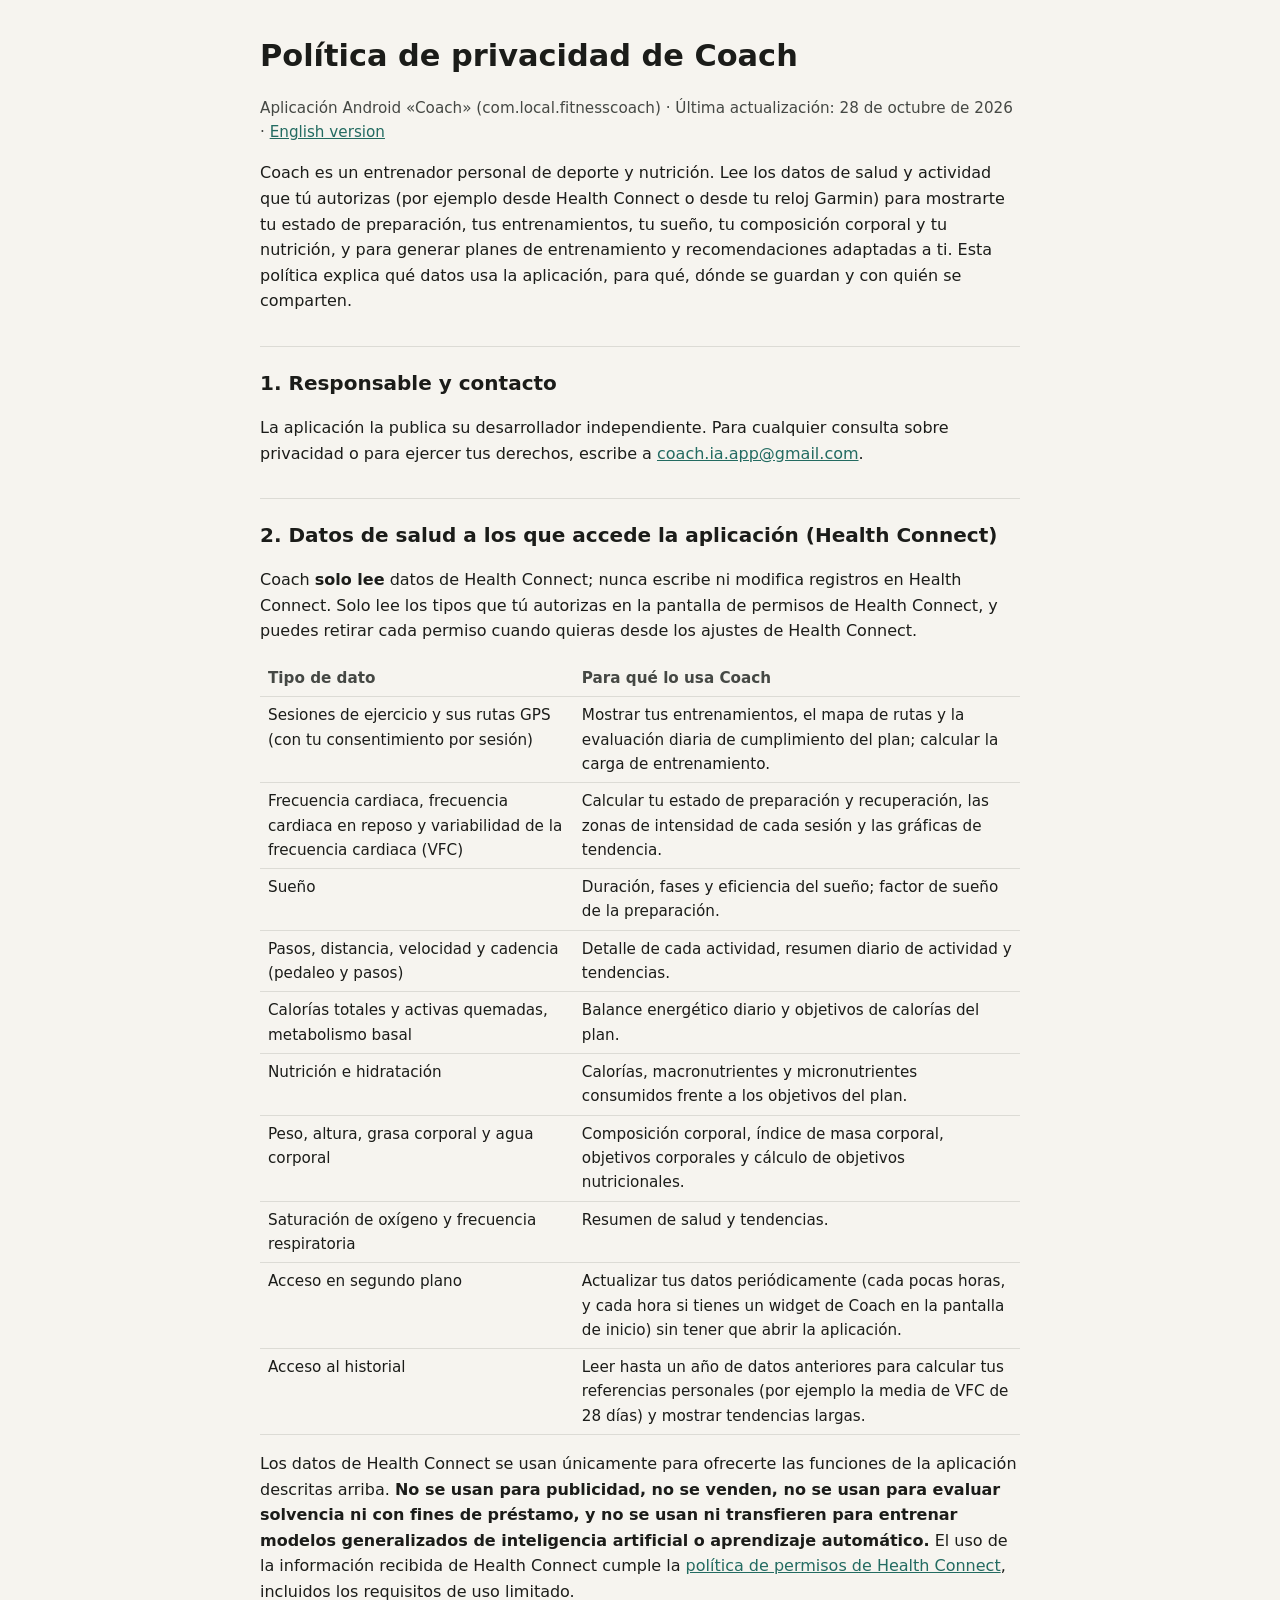
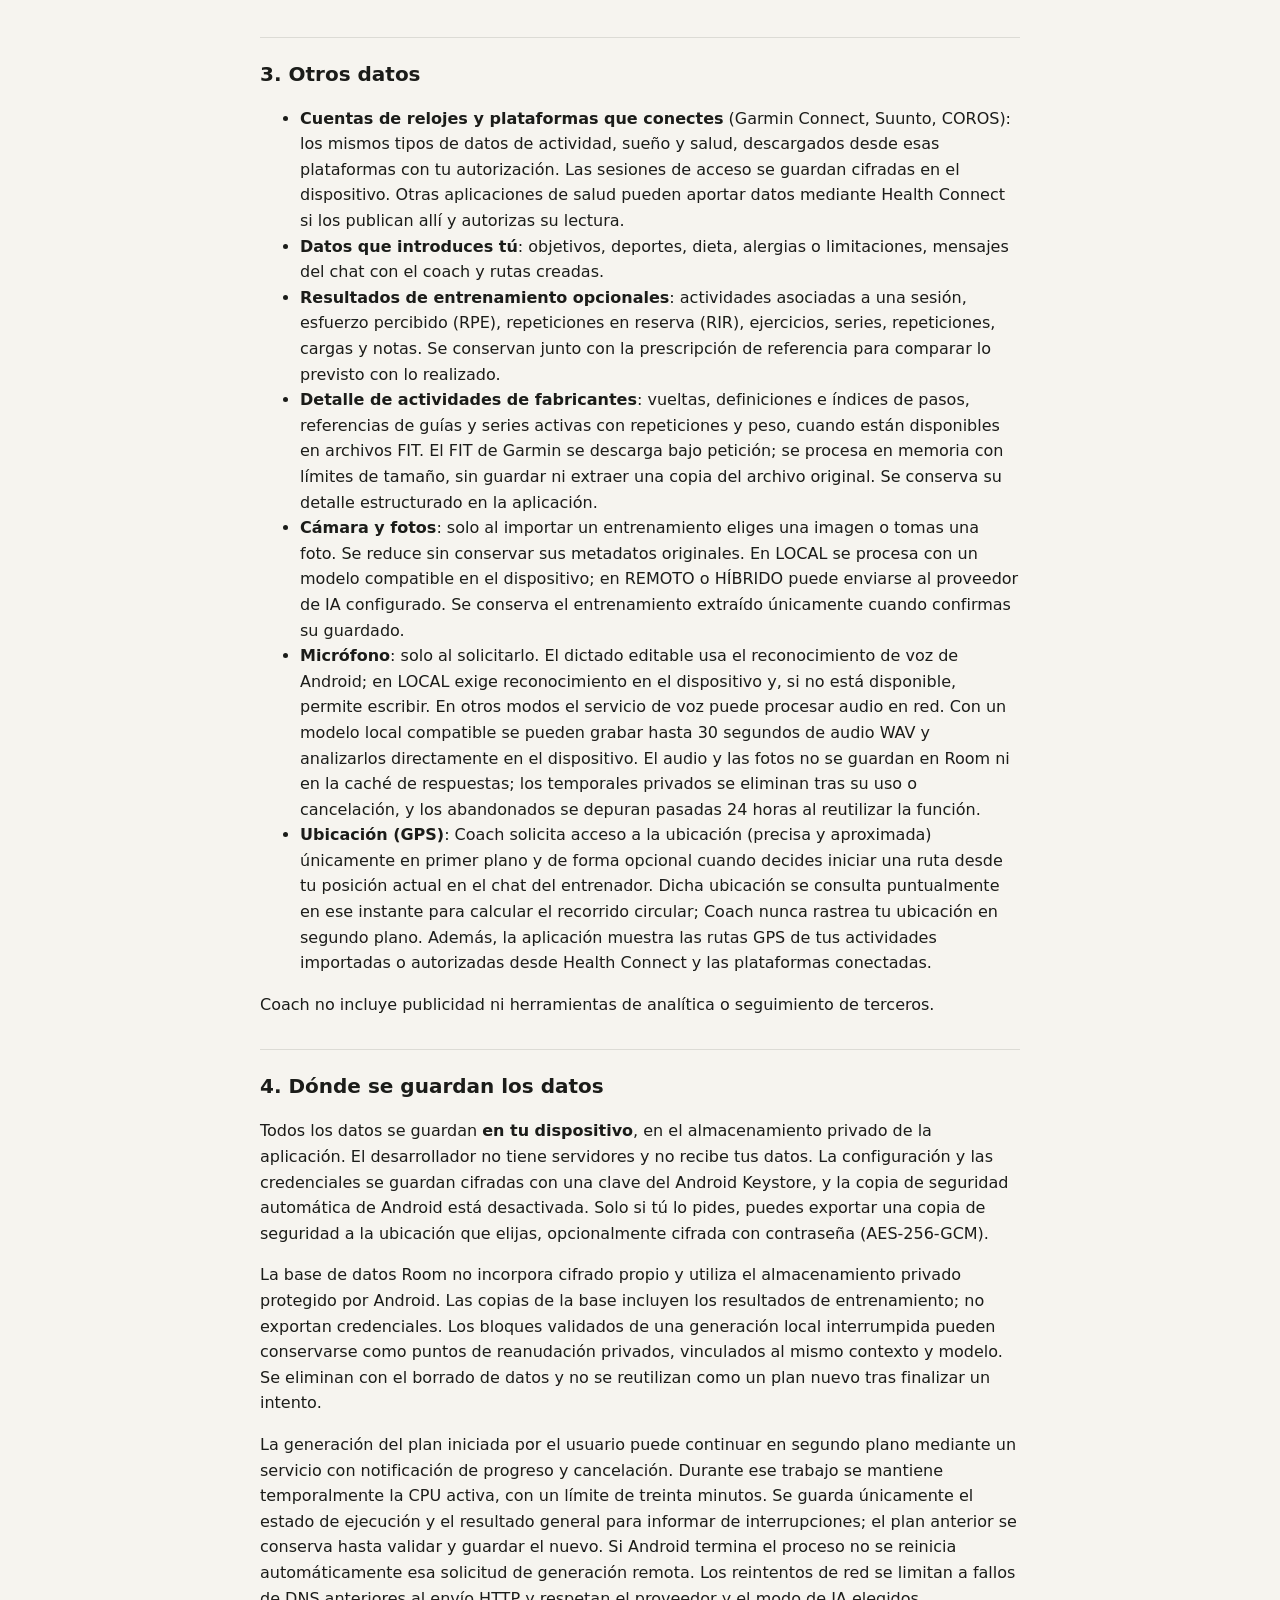
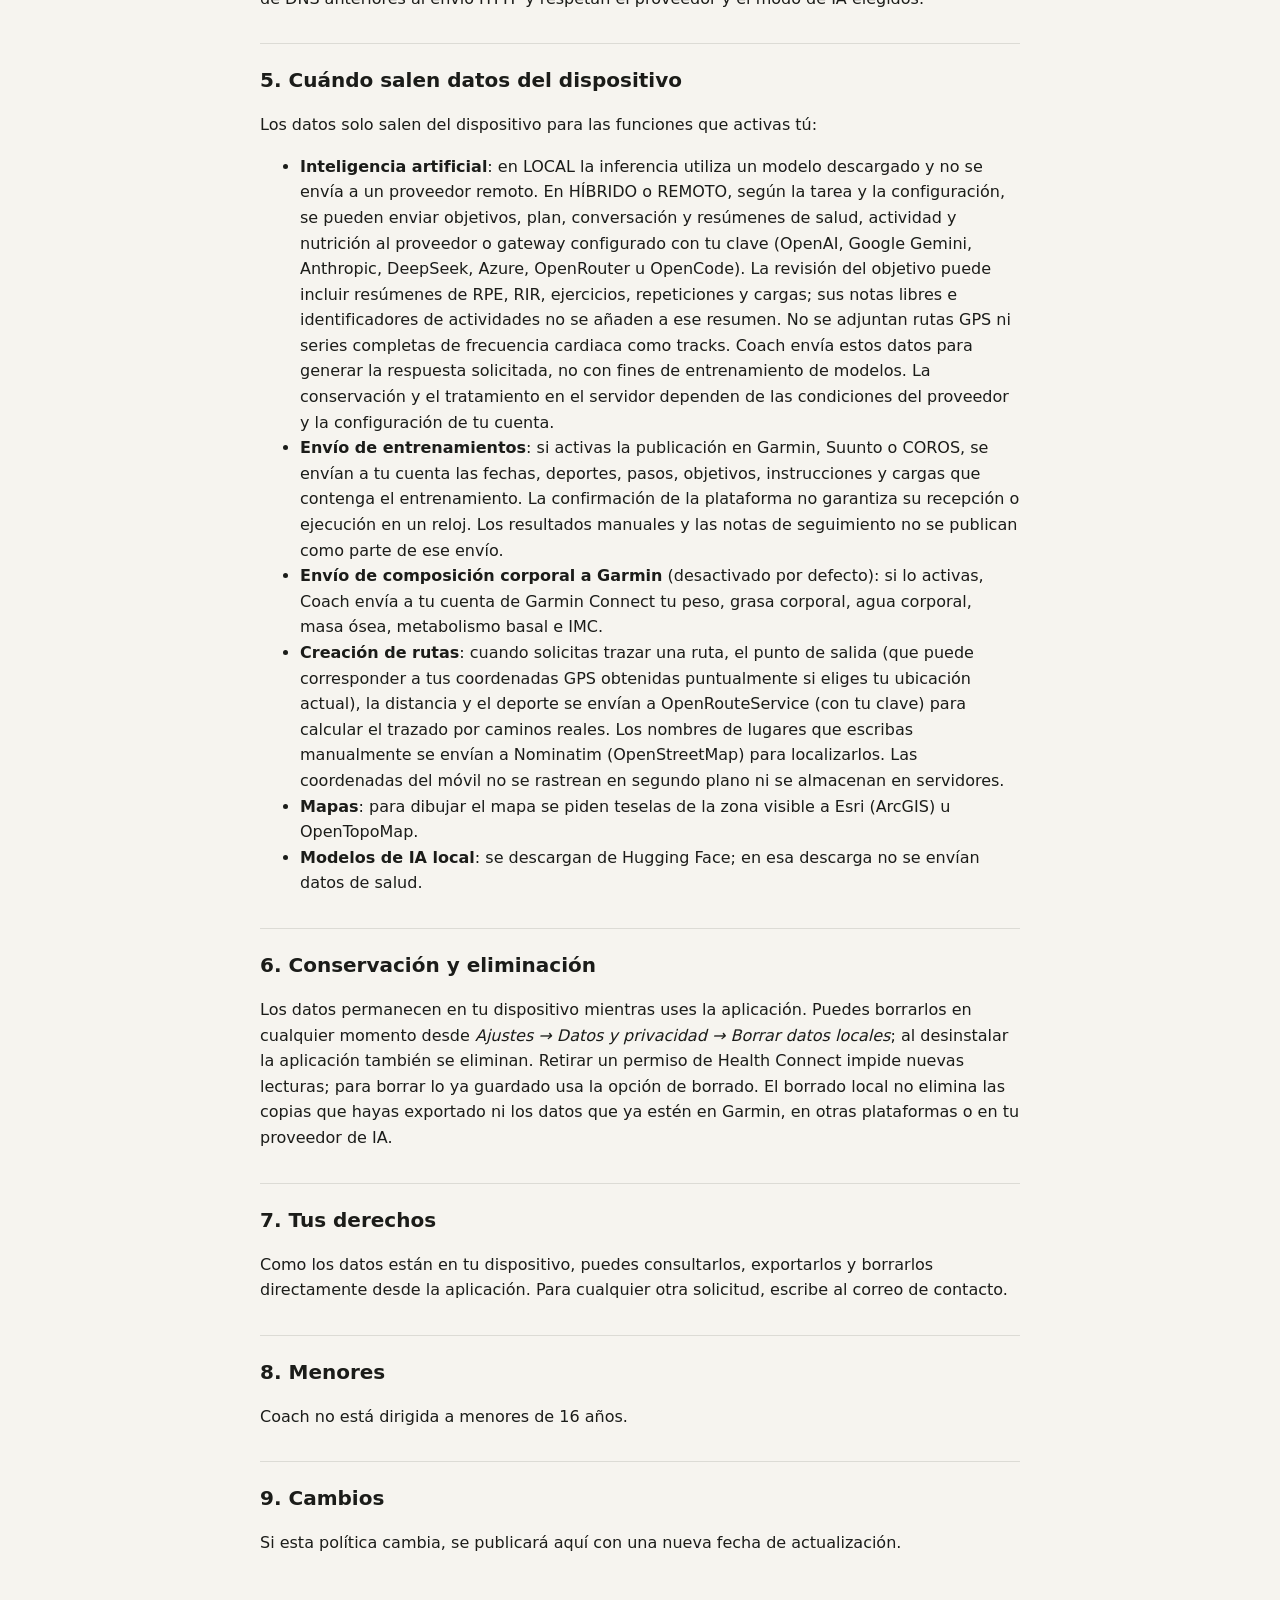
<file: index.html>
<!doctype html>
<html lang="es">
<head>
<meta charset="utf-8">
<meta name="viewport" content="width=device-width, initial-scale=1">
<title>Coach · Política de privacidad</title>
<link rel="stylesheet" href="style.css">
</head>
<body>
<main>
<h1>Política de privacidad de Coach</h1>
<p class="meta">Aplicación Android «Coach» (com.local.fitnesscoach) · Última actualización: 28 de octubre de 2026 · <a href="en.html">English version</a></p>

<p>Coach es un entrenador personal de deporte y nutrición. Lee los datos de salud y actividad que tú autorizas (por ejemplo desde Health Connect o desde tu reloj Garmin) para mostrarte tu estado de preparación, tus entrenamientos, tu sueño, tu composición corporal y tu nutrición, y para generar planes de entrenamiento y recomendaciones adaptadas a ti. Esta política explica qué datos usa la aplicación, para qué, dónde se guardan y con quién se comparten.</p>

<h2>1. Responsable y contacto</h2>
<p>La aplicación la publica su desarrollador independiente. Para cualquier consulta sobre privacidad o para ejercer tus derechos, escribe a <a href="mailto:coach.ia.app@gmail.com">coach.ia.app@gmail.com</a>.</p>

<h2>2. Datos de salud a los que accede la aplicación (Health Connect)</h2>
<p>Coach <strong>solo lee</strong> datos de Health Connect; nunca escribe ni modifica registros en Health Connect. Solo lee los tipos que tú autorizas en la pantalla de permisos de Health Connect, y puedes retirar cada permiso cuando quieras desde los ajustes de Health Connect.</p>
<table>
<tr><th>Tipo de dato</th><th>Para qué lo usa Coach</th></tr>
<tr><td>Sesiones de ejercicio y sus rutas GPS (con tu consentimiento por sesión)</td><td>Mostrar tus entrenamientos, el mapa de rutas y la evaluación diaria de cumplimiento del plan; calcular la carga de entrenamiento.</td></tr>
<tr><td>Frecuencia cardiaca, frecuencia cardiaca en reposo y variabilidad de la frecuencia cardiaca (VFC)</td><td>Calcular tu estado de preparación y recuperación, las zonas de intensidad de cada sesión y las gráficas de tendencia.</td></tr>
<tr><td>Sueño</td><td>Duración, fases y eficiencia del sueño; factor de sueño de la preparación.</td></tr>
<tr><td>Pasos, distancia, velocidad y cadencia (pedaleo y pasos)</td><td>Detalle de cada actividad, resumen diario de actividad y tendencias.</td></tr>
<tr><td>Calorías totales y activas quemadas, metabolismo basal</td><td>Balance energético diario y objetivos de calorías del plan.</td></tr>
<tr><td>Nutrición e hidratación</td><td>Calorías, macronutrientes y micronutrientes consumidos frente a los objetivos del plan.</td></tr>
<tr><td>Peso, altura, grasa corporal y agua corporal</td><td>Composición corporal, índice de masa corporal, objetivos corporales y cálculo de objetivos nutricionales.</td></tr>
<tr><td>Saturación de oxígeno y frecuencia respiratoria</td><td>Resumen de salud y tendencias.</td></tr>
<tr><td>Acceso en segundo plano</td><td>Actualizar tus datos periódicamente (cada pocas horas, y cada hora si tienes un widget de Coach en la pantalla de inicio) sin tener que abrir la aplicación.</td></tr>
<tr><td>Acceso al historial</td><td>Leer hasta un año de datos anteriores para calcular tus referencias personales (por ejemplo la media de VFC de 28 días) y mostrar tendencias largas.</td></tr>
</table>
<p>Los datos de Health Connect se usan únicamente para ofrecerte las funciones de la aplicación descritas arriba. <strong>No se usan para publicidad, no se venden, no se usan para evaluar solvencia ni con fines de préstamo, y no se usan ni transfieren para entrenar modelos generalizados de inteligencia artificial o aprendizaje automático.</strong> El uso de la información recibida de Health Connect cumple la <a href="https://support.google.com/googleplay/android-developer/answer/12991134">política de permisos de Health Connect</a>, incluidos los requisitos de uso limitado.</p>

<h2>3. Otros datos</h2>
<ul>
<li><strong>Cuentas de relojes y plataformas que conectes</strong> (Garmin Connect, Suunto, COROS): los mismos tipos de datos de actividad, sueño y salud, descargados desde esas plataformas con tu autorización. Las sesiones de acceso se guardan cifradas en el dispositivo. Otras aplicaciones de salud pueden aportar datos mediante Health Connect si los publican allí y autorizas su lectura.</li>
<li><strong>Datos que introduces tú</strong>: objetivos, deportes, dieta, alergias o limitaciones, mensajes del chat con el coach y rutas creadas.</li>
<li><strong>Resultados de entrenamiento opcionales</strong>: actividades asociadas a una sesión, esfuerzo percibido (RPE), repeticiones en reserva (RIR), ejercicios, series, repeticiones, cargas y notas. Se conservan junto con la prescripción de referencia para comparar lo previsto con lo realizado.</li>
<li><strong>Detalle de actividades de fabricantes</strong>: vueltas, definiciones e índices de pasos, referencias de guías y series activas con repeticiones y peso, cuando están disponibles en archivos FIT. El FIT de Garmin se descarga bajo petición; se procesa en memoria con límites de tamaño, sin guardar ni extraer una copia del archivo original. Se conserva su detalle estructurado en la aplicación.</li>
<li><strong>Cámara y fotos</strong>: solo al importar un entrenamiento eliges una imagen o tomas una foto. Se reduce sin conservar sus metadatos originales. En LOCAL se procesa con un modelo compatible en el dispositivo; en REMOTO o HÍBRIDO puede enviarse al proveedor de IA configurado. Se conserva el entrenamiento extraído únicamente cuando confirmas su guardado.</li>
<li><strong>Micrófono</strong>: solo al solicitarlo. El dictado editable usa el reconocimiento de voz de Android; en LOCAL exige reconocimiento en el dispositivo y, si no está disponible, permite escribir. En otros modos el servicio de voz puede procesar audio en red. Con un modelo local compatible se pueden grabar hasta 30 segundos de audio WAV y analizarlos directamente en el dispositivo. El audio y las fotos no se guardan en Room ni en la caché de respuestas; los temporales privados se eliminan tras su uso o cancelación, y los abandonados se depuran pasadas 24 horas al reutilizar la función.</li>
<li><strong>Ubicación (GPS)</strong>: Coach solicita acceso a la ubicación (precisa y aproximada) únicamente en primer plano y de forma opcional cuando decides iniciar una ruta desde tu posición actual en el chat del entrenador. Dicha ubicación se consulta puntualmente en ese instante para calcular el recorrido circular; Coach nunca rastrea tu ubicación en segundo plano. Además, la aplicación muestra las rutas GPS de tus actividades importadas o autorizadas desde Health Connect y las plataformas conectadas.</li>
</ul>
<p>Coach no incluye publicidad ni herramientas de analítica o seguimiento de terceros.</p>

<h2>4. Dónde se guardan los datos</h2>
<p>Todos los datos se guardan <strong>en tu dispositivo</strong>, en el almacenamiento privado de la aplicación. El desarrollador no tiene servidores y no recibe tus datos. La configuración y las credenciales se guardan cifradas con una clave del Android Keystore, y la copia de seguridad automática de Android está desactivada. Solo si tú lo pides, puedes exportar una copia de seguridad a la ubicación que elijas, opcionalmente cifrada con contraseña (AES-256-GCM).</p>
<p>La base de datos Room no incorpora cifrado propio y utiliza el almacenamiento privado protegido por Android. Las copias de la base incluyen los resultados de entrenamiento; no exportan credenciales. Los bloques validados de una generación local interrumpida pueden conservarse como puntos de reanudación privados, vinculados al mismo contexto y modelo. Se eliminan con el borrado de datos y no se reutilizan como un plan nuevo tras finalizar un intento.</p>
<p>La generación del plan iniciada por el usuario puede continuar en segundo plano mediante un servicio con notificación de progreso y cancelación. Durante ese trabajo se mantiene temporalmente la CPU activa, con un límite de treinta minutos. Se guarda únicamente el estado de ejecución y el resultado general para informar de interrupciones; el plan anterior se conserva hasta validar y guardar el nuevo. Si Android termina el proceso no se reinicia automáticamente esa solicitud de generación remota. Los reintentos de red se limitan a fallos de DNS anteriores al envío HTTP y respetan el proveedor y el modo de IA elegidos.</p>

<h2>5. Cuándo salen datos del dispositivo</h2>
<p>Los datos solo salen del dispositivo para las funciones que activas tú:</p>
<ul>
<li><strong>Inteligencia artificial</strong>: en LOCAL la inferencia utiliza un modelo descargado y no se envía a un proveedor remoto. En HÍBRIDO o REMOTO, según la tarea y la configuración, se pueden enviar objetivos, plan, conversación y resúmenes de salud, actividad y nutrición al proveedor o gateway configurado con tu clave (OpenAI, Google Gemini, Anthropic, DeepSeek, Azure, OpenRouter u OpenCode). La revisión del objetivo puede incluir resúmenes de RPE, RIR, ejercicios, repeticiones y cargas; sus notas libres e identificadores de actividades no se añaden a ese resumen. No se adjuntan rutas GPS ni series completas de frecuencia cardiaca como tracks. Coach envía estos datos para generar la respuesta solicitada, no con fines de entrenamiento de modelos. La conservación y el tratamiento en el servidor dependen de las condiciones del proveedor y la configuración de tu cuenta.</li>
<li><strong>Envío de entrenamientos</strong>: si activas la publicación en Garmin, Suunto o COROS, se envían a tu cuenta las fechas, deportes, pasos, objetivos, instrucciones y cargas que contenga el entrenamiento. La confirmación de la plataforma no garantiza su recepción o ejecución en un reloj. Los resultados manuales y las notas de seguimiento no se publican como parte de ese envío.</li>
<li><strong>Envío de composición corporal a Garmin</strong> (desactivado por defecto): si lo activas, Coach envía a tu cuenta de Garmin Connect tu peso, grasa corporal, agua corporal, masa ósea, metabolismo basal e IMC.</li>
<li><strong>Creación de rutas</strong>: cuando solicitas trazar una ruta, el punto de salida (que puede corresponder a tus coordenadas GPS obtenidas puntualmente si eliges tu ubicación actual), la distancia y el deporte se envían a OpenRouteService (con tu clave) para calcular el trazado por caminos reales. Los nombres de lugares que escribas manualmente se envían a Nominatim (OpenStreetMap) para localizarlos. Las coordenadas del móvil no se rastrean en segundo plano ni se almacenan en servidores.</li>
<li><strong>Mapas</strong>: para dibujar el mapa se piden teselas de la zona visible a Esri (ArcGIS) u OpenTopoMap.</li>
<li><strong>Modelos de IA local</strong>: se descargan de Hugging Face; en esa descarga no se envían datos de salud.</li>
</ul>

<h2>6. Conservación y eliminación</h2>
<p>Los datos permanecen en tu dispositivo mientras uses la aplicación. Puedes borrarlos en cualquier momento desde <em>Ajustes → Datos y privacidad → Borrar datos locales</em>; al desinstalar la aplicación también se eliminan. Retirar un permiso de Health Connect impide nuevas lecturas; para borrar lo ya guardado usa la opción de borrado. El borrado local no elimina las copias que hayas exportado ni los datos que ya estén en Garmin, en otras plataformas o en tu proveedor de IA.</p>

<h2>7. Tus derechos</h2>
<p>Como los datos están en tu dispositivo, puedes consultarlos, exportarlos y borrarlos directamente desde la aplicación. Para cualquier otra solicitud, escribe al correo de contacto.</p>

<h2>8. Menores</h2>
<p>Coach no está dirigida a menores de 16 años.</p>

<h2>9. Cambios</h2>
<p>Si esta política cambia, se publicará aquí con una nueva fecha de actualización.</p>
</main>
</body>
</html>
</file>
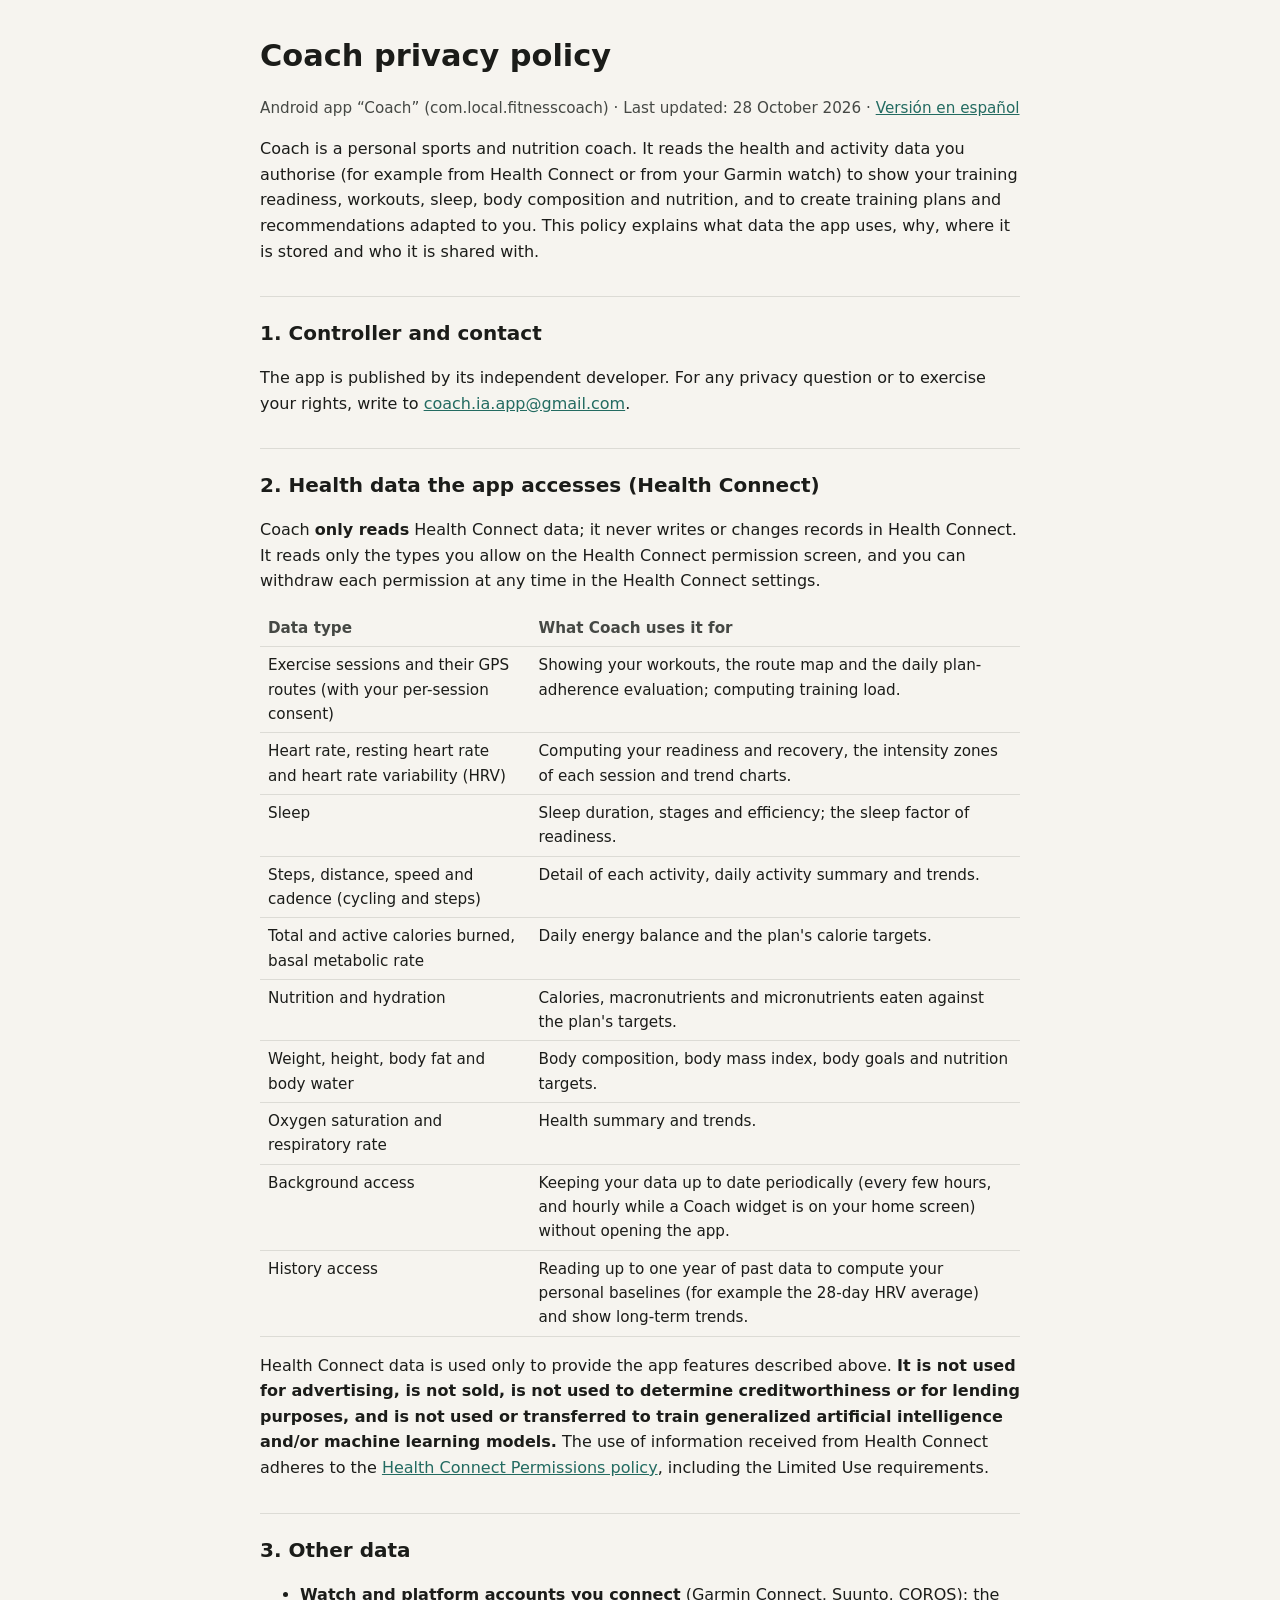
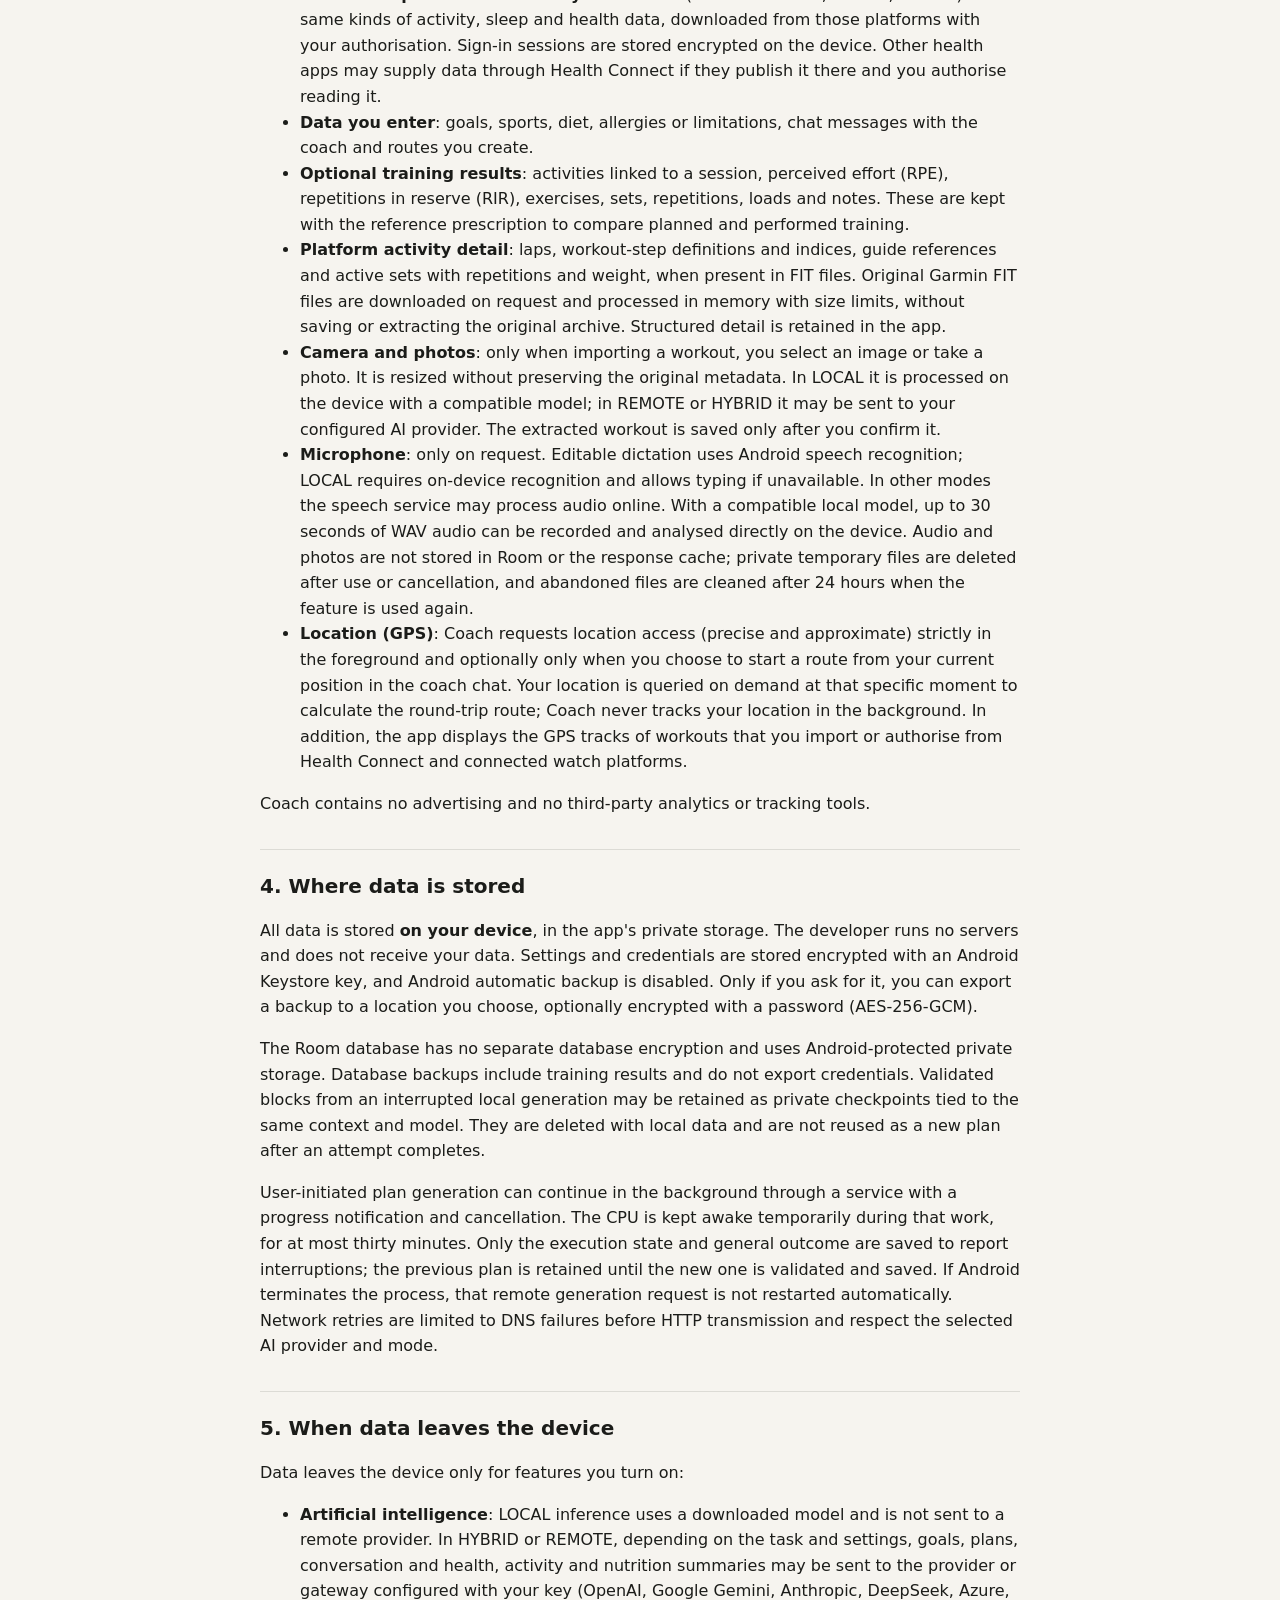
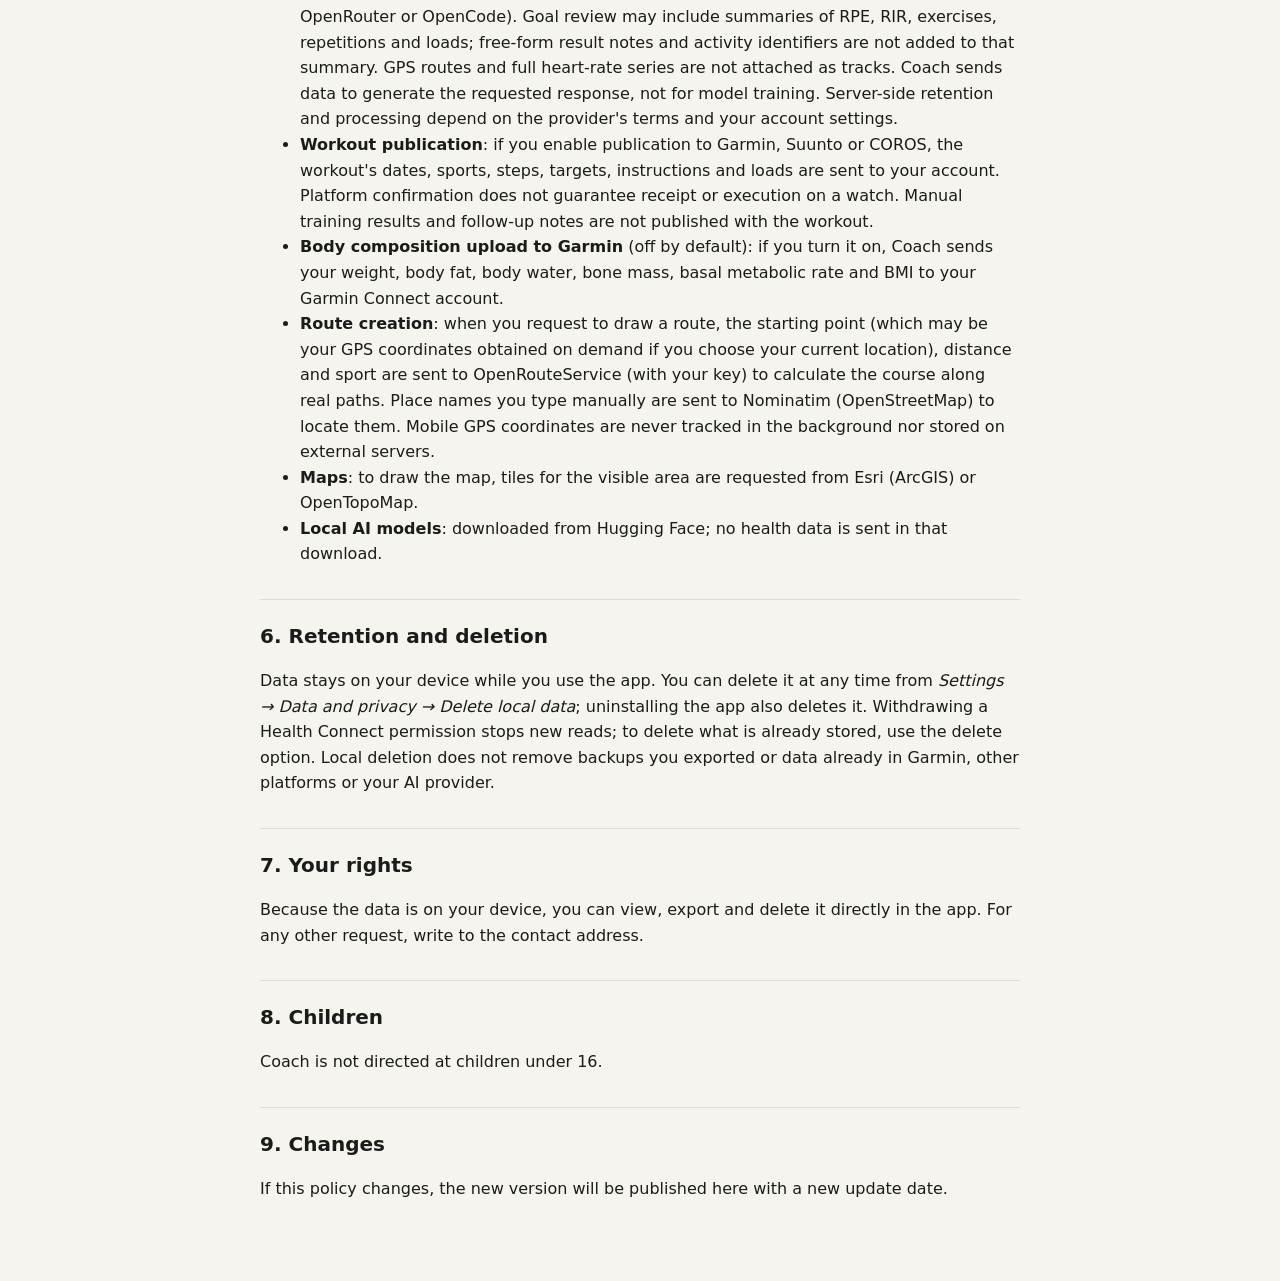
<file: en.html>
<!doctype html>
<html lang="en">
<head>
<meta charset="utf-8">
<meta name="viewport" content="width=device-width, initial-scale=1">
<title>Coach · Privacy policy</title>
<link rel="stylesheet" href="style.css">
</head>
<body>
<main>
<h1>Coach privacy policy</h1>
<p class="meta">Android app “Coach” (com.local.fitnesscoach) · Last updated: 28 October 2026 · <a href="index.html">Versión en español</a></p>

<p>Coach is a personal sports and nutrition coach. It reads the health and activity data you authorise (for example from Health Connect or from your Garmin watch) to show your training readiness, workouts, sleep, body composition and nutrition, and to create training plans and recommendations adapted to you. This policy explains what data the app uses, why, where it is stored and who it is shared with.</p>

<h2>1. Controller and contact</h2>
<p>The app is published by its independent developer. For any privacy question or to exercise your rights, write to <a href="mailto:coach.ia.app@gmail.com">coach.ia.app@gmail.com</a>.</p>

<h2>2. Health data the app accesses (Health Connect)</h2>
<p>Coach <strong>only reads</strong> Health Connect data; it never writes or changes records in Health Connect. It reads only the types you allow on the Health Connect permission screen, and you can withdraw each permission at any time in the Health Connect settings.</p>
<table>
<tr><th>Data type</th><th>What Coach uses it for</th></tr>
<tr><td>Exercise sessions and their GPS routes (with your per-session consent)</td><td>Showing your workouts, the route map and the daily plan-adherence evaluation; computing training load.</td></tr>
<tr><td>Heart rate, resting heart rate and heart rate variability (HRV)</td><td>Computing your readiness and recovery, the intensity zones of each session and trend charts.</td></tr>
<tr><td>Sleep</td><td>Sleep duration, stages and efficiency; the sleep factor of readiness.</td></tr>
<tr><td>Steps, distance, speed and cadence (cycling and steps)</td><td>Detail of each activity, daily activity summary and trends.</td></tr>
<tr><td>Total and active calories burned, basal metabolic rate</td><td>Daily energy balance and the plan's calorie targets.</td></tr>
<tr><td>Nutrition and hydration</td><td>Calories, macronutrients and micronutrients eaten against the plan's targets.</td></tr>
<tr><td>Weight, height, body fat and body water</td><td>Body composition, body mass index, body goals and nutrition targets.</td></tr>
<tr><td>Oxygen saturation and respiratory rate</td><td>Health summary and trends.</td></tr>
<tr><td>Background access</td><td>Keeping your data up to date periodically (every few hours, and hourly while a Coach widget is on your home screen) without opening the app.</td></tr>
<tr><td>History access</td><td>Reading up to one year of past data to compute your personal baselines (for example the 28-day HRV average) and show long-term trends.</td></tr>
</table>
<p>Health Connect data is used only to provide the app features described above. <strong>It is not used for advertising, is not sold, is not used to determine creditworthiness or for lending purposes, and is not used or transferred to train generalized artificial intelligence and/or machine learning models.</strong> The use of information received from Health Connect adheres to the <a href="https://support.google.com/googleplay/android-developer/answer/12991134">Health Connect Permissions policy</a>, including the Limited Use requirements.</p>

<h2>3. Other data</h2>
<ul>
<li><strong>Watch and platform accounts you connect</strong> (Garmin Connect, Suunto, COROS): the same kinds of activity, sleep and health data, downloaded from those platforms with your authorisation. Sign-in sessions are stored encrypted on the device. Other health apps may supply data through Health Connect if they publish it there and you authorise reading it.</li>
<li><strong>Data you enter</strong>: goals, sports, diet, allergies or limitations, chat messages with the coach and routes you create.</li>
<li><strong>Optional training results</strong>: activities linked to a session, perceived effort (RPE), repetitions in reserve (RIR), exercises, sets, repetitions, loads and notes. These are kept with the reference prescription to compare planned and performed training.</li>
<li><strong>Platform activity detail</strong>: laps, workout-step definitions and indices, guide references and active sets with repetitions and weight, when present in FIT files. Original Garmin FIT files are downloaded on request and processed in memory with size limits, without saving or extracting the original archive. Structured detail is retained in the app.</li>
<li><strong>Camera and photos</strong>: only when importing a workout, you select an image or take a photo. It is resized without preserving the original metadata. In LOCAL it is processed on the device with a compatible model; in REMOTE or HYBRID it may be sent to your configured AI provider. The extracted workout is saved only after you confirm it.</li>
<li><strong>Microphone</strong>: only on request. Editable dictation uses Android speech recognition; LOCAL requires on-device recognition and allows typing if unavailable. In other modes the speech service may process audio online. With a compatible local model, up to 30 seconds of WAV audio can be recorded and analysed directly on the device. Audio and photos are not stored in Room or the response cache; private temporary files are deleted after use or cancellation, and abandoned files are cleaned after 24 hours when the feature is used again.</li>
<li><strong>Location (GPS)</strong>: Coach requests location access (precise and approximate) strictly in the foreground and optionally only when you choose to start a route from your current position in the coach chat. Your location is queried on demand at that specific moment to calculate the round-trip route; Coach never tracks your location in the background. In addition, the app displays the GPS tracks of workouts that you import or authorise from Health Connect and connected watch platforms.</li>
</ul>
<p>Coach contains no advertising and no third-party analytics or tracking tools.</p>

<h2>4. Where data is stored</h2>
<p>All data is stored <strong>on your device</strong>, in the app's private storage. The developer runs no servers and does not receive your data. Settings and credentials are stored encrypted with an Android Keystore key, and Android automatic backup is disabled. Only if you ask for it, you can export a backup to a location you choose, optionally encrypted with a password (AES-256-GCM).</p>
<p>The Room database has no separate database encryption and uses Android-protected private storage. Database backups include training results and do not export credentials. Validated blocks from an interrupted local generation may be retained as private checkpoints tied to the same context and model. They are deleted with local data and are not reused as a new plan after an attempt completes.</p>
<p>User-initiated plan generation can continue in the background through a service with a progress notification and cancellation. The CPU is kept awake temporarily during that work, for at most thirty minutes. Only the execution state and general outcome are saved to report interruptions; the previous plan is retained until the new one is validated and saved. If Android terminates the process, that remote generation request is not restarted automatically. Network retries are limited to DNS failures before HTTP transmission and respect the selected AI provider and mode.</p>

<h2>5. When data leaves the device</h2>
<p>Data leaves the device only for features you turn on:</p>
<ul>
<li><strong>Artificial intelligence</strong>: LOCAL inference uses a downloaded model and is not sent to a remote provider. In HYBRID or REMOTE, depending on the task and settings, goals, plans, conversation and health, activity and nutrition summaries may be sent to the provider or gateway configured with your key (OpenAI, Google Gemini, Anthropic, DeepSeek, Azure, OpenRouter or OpenCode). Goal review may include summaries of RPE, RIR, exercises, repetitions and loads; free-form result notes and activity identifiers are not added to that summary. GPS routes and full heart-rate series are not attached as tracks. Coach sends data to generate the requested response, not for model training. Server-side retention and processing depend on the provider's terms and your account settings.</li>
<li><strong>Workout publication</strong>: if you enable publication to Garmin, Suunto or COROS, the workout's dates, sports, steps, targets, instructions and loads are sent to your account. Platform confirmation does not guarantee receipt or execution on a watch. Manual training results and follow-up notes are not published with the workout.</li>
<li><strong>Body composition upload to Garmin</strong> (off by default): if you turn it on, Coach sends your weight, body fat, body water, bone mass, basal metabolic rate and BMI to your Garmin Connect account.</li>
<li><strong>Route creation</strong>: when you request to draw a route, the starting point (which may be your GPS coordinates obtained on demand if you choose your current location), distance and sport are sent to OpenRouteService (with your key) to calculate the course along real paths. Place names you type manually are sent to Nominatim (OpenStreetMap) to locate them. Mobile GPS coordinates are never tracked in the background nor stored on external servers.</li>
<li><strong>Maps</strong>: to draw the map, tiles for the visible area are requested from Esri (ArcGIS) or OpenTopoMap.</li>
<li><strong>Local AI models</strong>: downloaded from Hugging Face; no health data is sent in that download.</li>
</ul>

<h2>6. Retention and deletion</h2>
<p>Data stays on your device while you use the app. You can delete it at any time from <em>Settings → Data and privacy → Delete local data</em>; uninstalling the app also deletes it. Withdrawing a Health Connect permission stops new reads; to delete what is already stored, use the delete option. Local deletion does not remove backups you exported or data already in Garmin, other platforms or your AI provider.</p>

<h2>7. Your rights</h2>
<p>Because the data is on your device, you can view, export and delete it directly in the app. For any other request, write to the contact address.</p>

<h2>8. Children</h2>
<p>Coach is not directed at children under 16.</p>

<h2>9. Changes</h2>
<p>If this policy changes, the new version will be published here with a new update date.</p>
</main>
</body>
</html>
</file>
<file: style.css>
:root{--bg:#f6f4ef;--ink:#1b1c19;--muted:#454844;--accent:#236b61;--line:#dcdbd5}
@media (prefers-color-scheme:dark){:root{--bg:#111210;--ink:#e5e3de;--muted:#c4c7c0;--accent:#8dd5c7;--line:#2b2e2a}}
body{margin:0;background:var(--bg);color:var(--ink);font:16px/1.6 system-ui,-apple-system,"Segoe UI",sans-serif}
main{max-width:760px;margin:0 auto;padding:32px 16px 64px}
h1{font-size:1.9rem;margin:0 0 4px}h2{font-size:1.25rem;margin:2rem 0 .5rem;border-top:1px solid var(--line);padding-top:1.25rem}
p,li{color:var(--ink)}.meta{color:var(--muted);font-size:.95rem}a{color:var(--accent)}
table{border-collapse:collapse;width:100%;font-size:.95rem}th,td{text-align:left;vertical-align:top;padding:6px 8px;border-bottom:1px solid var(--line)}
th{color:var(--muted);font-weight:600}
</file>
